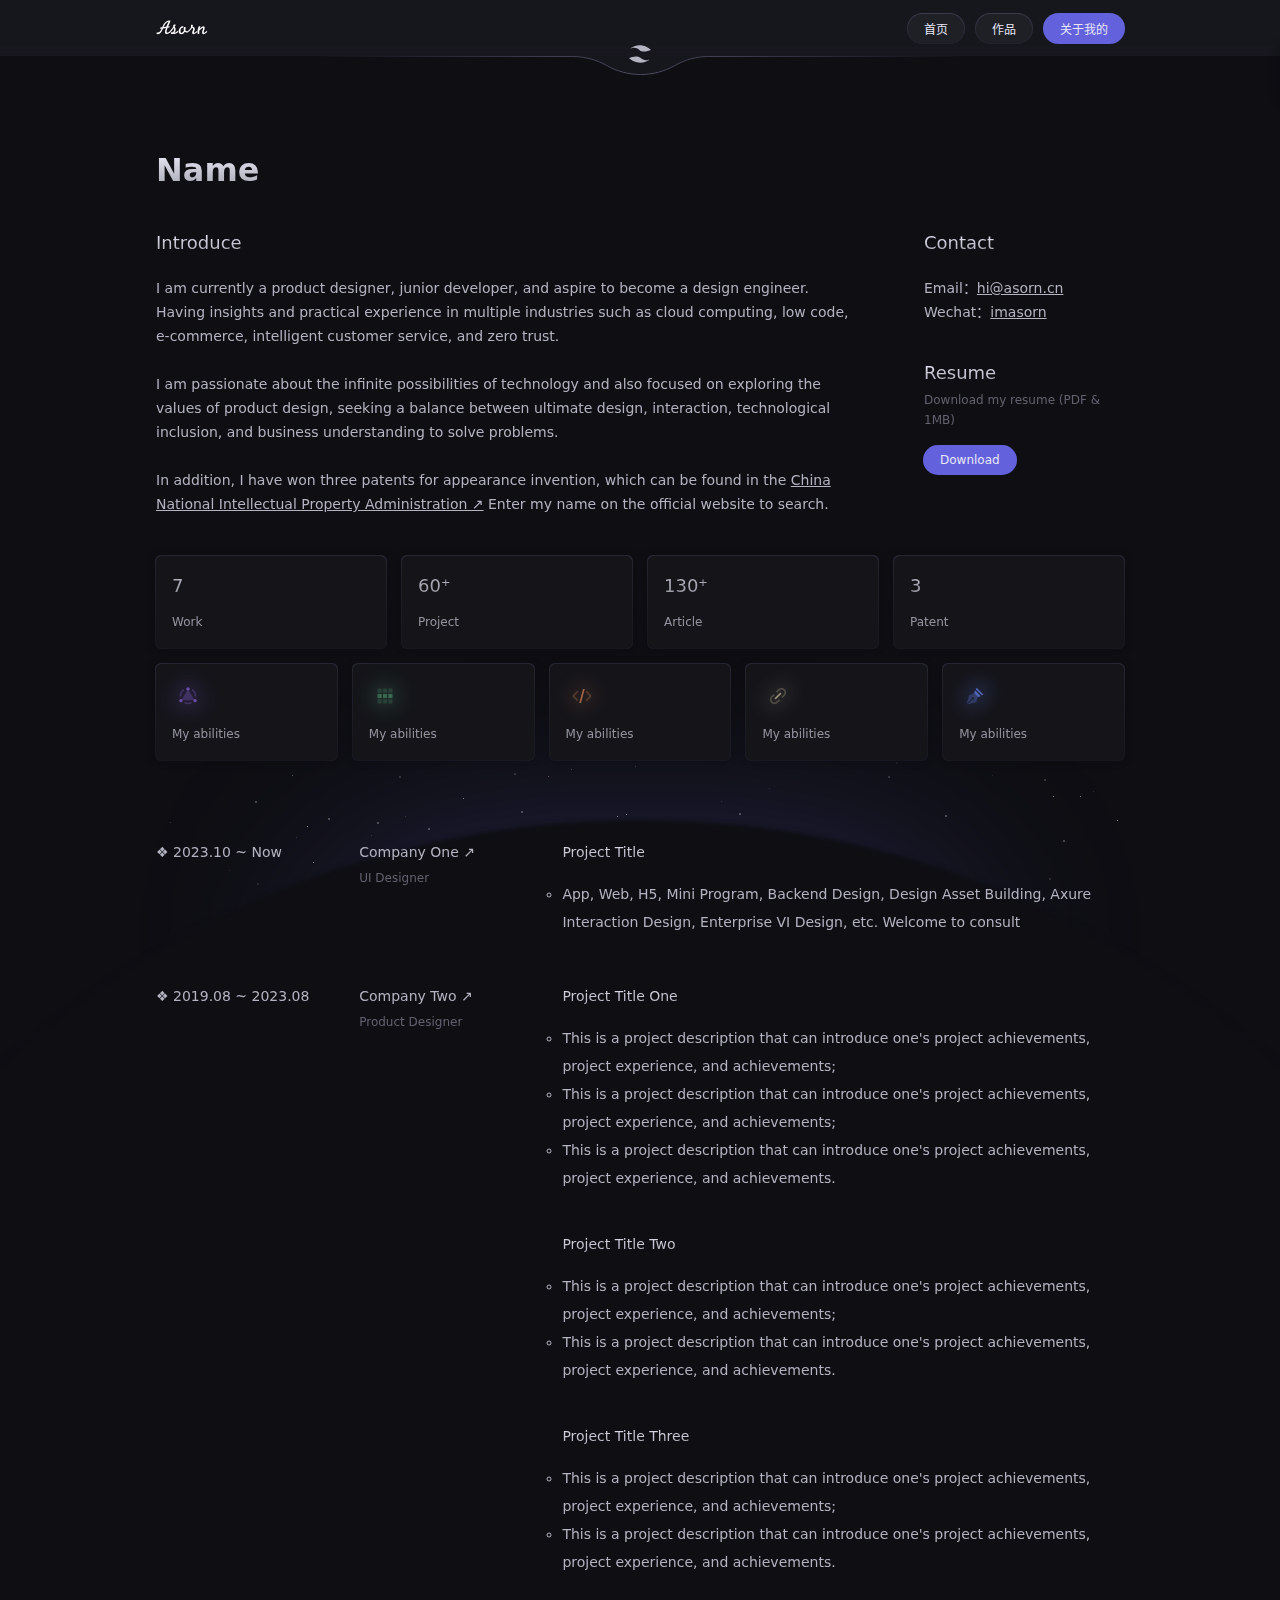
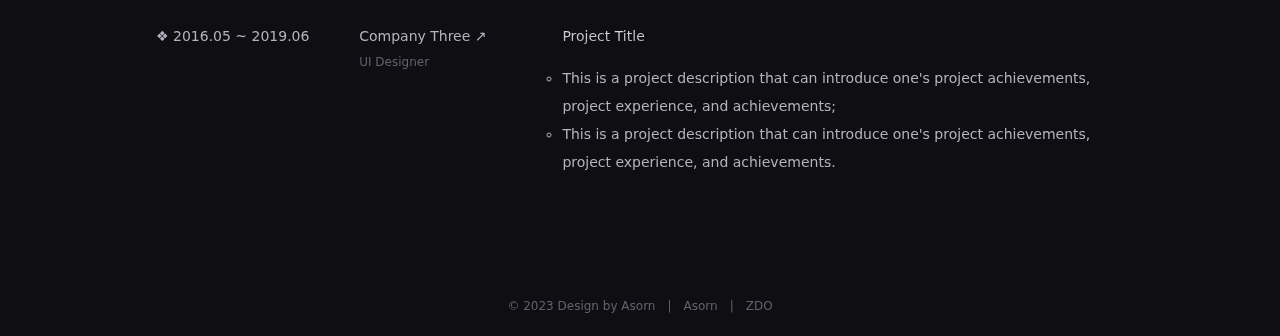
<file: about.html>
<!DOCTYPE html>
<html lang="zh-CN" style="color-scheme: dark;">
<head>
    <meta charset="UTF-8">
    <meta name="viewport" content="width=device-width, initial-scale=1.0">
    <title>Asorn - About Me</title>
    <link rel="stylesheet" href="./css/style.min.css">
    <link rel="shortcut icon" href="./assets/public/favicon.svg"/>
</head>
<body>
    <canvas class="fireworks"></canvas>
    <div class="head">
        <div class="main">
            <a href="./index.html" class="logo"><img src="./assets/public/logo_text.svg"></a>
            <div class="menu">
                <li class="magical btn " onclick="window.location.href='./index.html'">首页</li>
                <li class="magical btn" onclick="window.location.href='./work.html'">作品</li>
                <li class="magical btn nav" onclick="window.location.href='./about.html'">关于我的</li>
            </div>
            <div class="menu" id="menu-expand">
                <li class="magical btn skin" id="menu-expand-child"><i class="icon menu-icon"></i></li>
            </div>
            <div id="menu-panel">
                <div class="menu-panel-content">
                    <li class="magical btn" onclick="window.location.href='./index.html'">首页</li>
                    <li class="magical btn" onclick="window.location.href='./work.html'">作品</li>
                    <li class="magical btn nav" onclick="window.location.href='./about.html'">关于我的</li>
                </div>
            </div>
        </div>
        <blockquote><img src="./assets/public/logo.svg"></blockquote>
    </div>
    <div class="about">
        <div class="about-top">
            <div class="about-name">Name</div>
            <div class="about-info">
                <div class="about-info-left">
                    <div class="about-info-title">Introduce</div>
                    <div class="introduce-desc">
                        I am currently a product designer, junior developer, and aspire to become a design engineer. Having insights and practical experience in multiple industries such as cloud computing, low code, e-commerce, intelligent customer service, and zero trust.<br><br>
                        I am passionate about the infinite possibilities of technology and also focused on exploring the values of product design, seeking a balance between ultimate design, interaction, technological inclusion, and business understanding to solve problems.<br><br>
                        In addition, I have won three patents for appearance invention, which can be found in the <a href="http://epub.cnipa.gov.cn/" target="_blank">China National Intellectual Property Administration ↗</a> Enter my name on the official website to search.
                    </div>
                </div>
                <div class="about-info-right">
                    <div class="contact">
                        <div class="about-info-title">Contact</div>
                        <div class="contact-desc">
                            <div class="list">
                                <div class="list-label">Email：</div>
                                <div href="javascript:" class="list-value" id="email" tabindex="0" role="button"  title="点击复制邮箱">
                                    <a id="emailCopied">hi@asorn.cn</a>
                                </div>
                                <span class="list-value copied">copied&nbsp;✓</span>
                            </div>
                            <div class="list">
                                <div class="list-label">Wechat：</div>
                                <div class="list-value">
                                    <a class="tooltip">imasorn
                                        <div class="tooltip-box">
                                            <img src="./assets/about/wechat.png">
                                        </div>
                                    </a>
                                </div>
                            </div>
                        </div>
                    </div>
                    <div class="resume">
                        <div class="about-info-title resume-title">Resume</div>
                        <div class="resume-desc">
                            <div class="resume-desc-helptext">Download my resume (PDF & 1MB)</div>
                            <div class="magical resume-btn"><a href="https://asorn.cn/" target="_blank">Download</a></div>
                        </div>
                    </div>
                </div>
            </div>
        </div>
        <div class="about-middle">
            <div class="power">
                <div class="list-00">
                    <div class="magical power-card-number">
                        <a>
                            <div class="card-title">7</div>
                            <div class="card-text">Work</div>
                        </a>
                    </div>
                    <div class="magical power-card-number">
                        <a>
                            <div class="card-title">60⁺</div>
                            <div class="card-text">Project</div>
                        </a>
                    </div>
                    <div class="magical power-card-number">
                        <a>
                            <div class="card-title">130⁺</div>
                            <div class="card-text">Article</div>
                        </a>
                    </div>
                    <div class="magical power-card-number">
                        <a>
                            <div class="card-title">3</div>
                            <div class="card-text">Patent</div>
                        </a>
                    </div>
                </div>
                <div class="list-01">
                    <div class="magical power-card">
                        <a>
                            <div class="card-img" style="background-image: url('./assets/about/abstract.svg')"></div>
                            <div class="card-text">My abilities</div>
                        </a>
                    </div>
                    <div class="magical power-card">
                        <a>
                            <div class="card-img" style="background-image: url('./assets/about/menu.svg')"></div>
                            <div class="card-text">My abilities</div>
                        </a>
                    </div>
                    <div class="magical power-card">
                        <a>
                            <div class="card-img" style="background-image: url('./assets/about/code.svg')"></div>
                            <div class="card-text">My abilities</div>
                        </a>
                    </div>
                    <div class="magical power-card">
                        <a>
                            <div class="card-img" style="background-image: url('./assets/about/pin.svg')"></div>
                            <div class="card-text">My abilities</div>
                        </a>
                    </div>
                    <div class="magical power-card">
                        <a>
                            <div class="card-img" style="background-image: url('./assets/about/pen.svg')"></div>
                            <div class="card-text">My abilities</div>
                        </a>
                    </div>
                </div>
            </div>
        </div>
        <div class="about-bottom">
            <div class="experience">
                <div class="item">
                    <div class="time">❖ 2023.10 ~ Now</div>
                    <div class="name">
                        <div class="company"><a href="https://asorn.cn/" target="_blank">Company One ↗</a></div>
                        <div class="job">UI Designer</div>
                    </div>
                    <div class="project-experience">
                        <div class="item">
                            <div class="title">Project Title</div>
                            <div class="desc">
                                <ul>
                                    <li>App, Web, H5, Mini Program, Backend Design, Design Asset Building, Axure Interaction Design, Enterprise VI Design, etc. Welcome to consult</li>
                                </ul>
                            </div>
                        </div>
                    </div>
                </div>
                <div class="item">
                    <div class="time">❖ 2019.08 ~ 2023.08</div>
                    <div class="name">
                        <div class="company"><a href="https://asorn.cn/" target="_blank">Company Two ↗</a></div>
                        <div class="job">Product Designer</div>
                    </div>
                    <div class="project-experience">
                        <div class="item">
                            <div class="title">Project Title One</div>
                            <div class="desc">
                                <ul>
                                    <li>This is a project description that can introduce one's project achievements, project experience, and achievements;</li>
                                    <li>This is a project description that can introduce one's project achievements, project experience, and achievements;</li>
                                    <li>This is a project description that can introduce one's project achievements, project experience, and achievements.</li>
                                </ul>
                            </div>
                        </div>
                        <div class="item">
                            <div class="title">Project Title Two</div>
                            <div class="desc">
                                <ul>
                                    <li>This is a project description that can introduce one's project achievements, project experience, and achievements;</li>
                                    <li>This is a project description that can introduce one's project achievements, project experience, and achievements.</li>
                                </ul>
                            </div>
                        </div>
                        <div class="item">
                            <div class="title">Project Title Three</div>
                            <div class="desc">
                                <ul>
                                    <li>This is a project description that can introduce one's project achievements, project experience, and achievements;</li>
                                    <li>This is a project description that can introduce one's project achievements, project experience, and achievements.</li>
                                </ul>
                            </div>
                        </div>
                    </div>
                </div>
                <div class="item">
                    <div class="time">❖ 2016.05 ~ 2019.06</div>
                    <div class="name">
                        <div class="company"><a href="https://asorn.cn/" target="_blank">Company Three ↗</a></div>
                        <div class="job">UI Designer</div>
                    </div>
                    <div class="project-experience">
                        <div class="item">
                            <div class="title">Project Title</div>
                            <div class="desc">
                                <ul>
                                    <li>This is a project description that can introduce one's project achievements, project experience, and achievements;</li>
                                    <li>This is a project description that can introduce one's project achievements, project experience, and achievements.</li>
                                </ul>
                            </div>
                        </div>
                    </div>
                </div>
            </div>
        </div>
    </div>
    <div class="footer">
        <div class="copyright">
            <div>© 2023 Design by <a href="https://asorn.cn/" target="_blank">Asorn</a></div>
            <span>|</span>
            <div class="fillings">
                <a href="https://asorn.cn/" target="_blank">Asorn</a>
            </div>
            <span>|</span>
            <div class="friends">
                <a href="https://zdo.fun/" target="_blank">ZDO</a>
            </div>
        </div>
    </div>
    <div class="widget">
        <div class="shape-light"></div>
        <div class="shape-star">
            <div class="rising-stars rising-stars-visible">
                <div style="height:1px;width:1px"></div>
                <div style="height:2px;width:2px"></div>
                <div style="height:1px;width:1px"></div>
            </div>
        </div>
        <div class="shape-earth"></div>
    </div>
</body>
<script src="./js/main.min.js"></script>
<script src='./js/anime.js'></script>
<script src='./js/firework.js'></script>
</html>
</file>
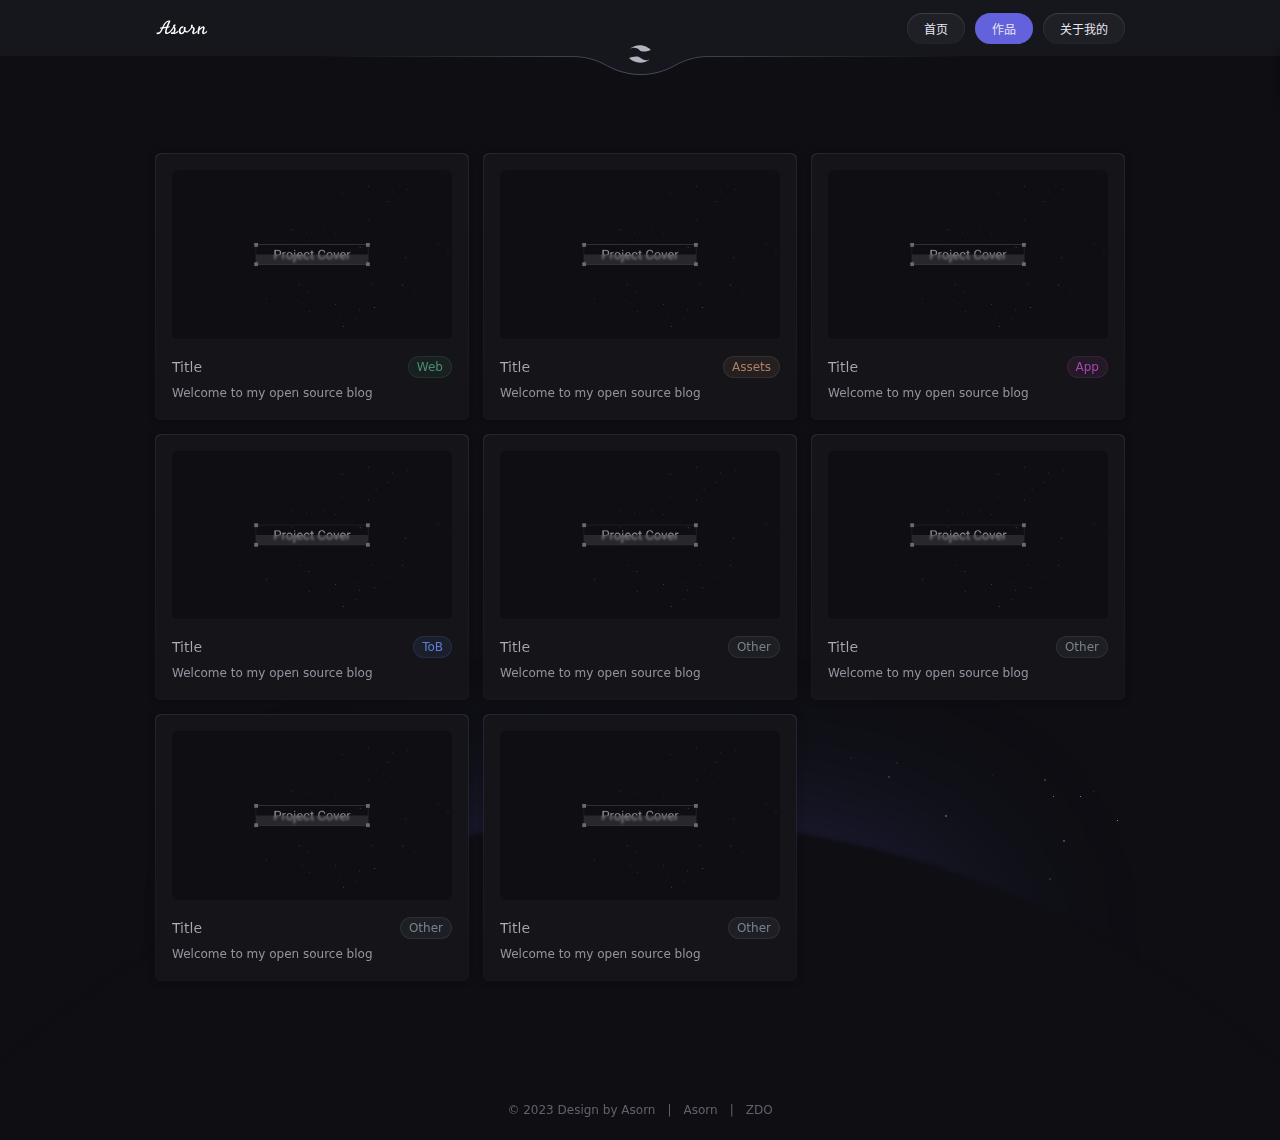
<file: work.html>
<!DOCTYPE html>
<html lang="zh-CN" style="color-scheme: dark;">
<head>
    <meta charset="UTF-8">
    <meta name="viewport" content="width=device-width, initial-scale=1.0">
    <title>Asorn - My Work</title>
    <link rel="stylesheet" href="./css/style.min.css">
    <link rel="shortcut icon" href="./assets/public/favicon.svg"/>
</head>
<body>
    <canvas class="fireworks"></canvas>
    <div class="head">
        <div class="main">
            <a href="./index.html" class="logo"><img src="./assets/public/logo_text.svg"></a>
            <div class="menu">
                <li class="magical btn" onclick="window.location.href='./index.html'">首页</li>
                <li class="magical btn nav" onclick="window.location.href='./work.html'">作品</li>
                <li class="magical btn" onclick="window.location.href='./about.html'">关于我的</li>
            </div>
            <div class="menu" id="menu-expand">
                <li class="magical btn skin" id="menu-expand-child"><i class="icon menu-icon"></i></li>
            </div>
            <div id="menu-panel">
                <div class="menu-panel-content">
                    <li class="magical btn" onclick="window.location.href='./index.html'">首页</li>
                    <li class="magical btn nav" onclick="window.location.href='./work.html'">作品</li>
                    <li class="magical btn" onclick="window.location.href='./about.html'">关于我的</li>
                </div>
            </div>
        </div>
        <blockquote><img src="./assets/public/logo.svg"></blockquote>
    </div>
        <div class="work">
            <div class="card-list">
                <div class="magical item">
                    <a href="https://asorn.cn/" target="_blank">
                        <div class="dark"><img class="cover" src="./assets/work/empty.png"></div>
                        <div class="text">
                            <div class="title-area">
                                <div class="title">
                                    <div class="name">Title</div>
                                    <div class="name link"> ↗</div>
                                </div>
                                <div class="tag tag-web">Web</div>
                            </div>
                            <div class="desc">Welcome to my open source blog</div>
                        </div>
                    </a>
                </div>
                <div class="magical item">
                    <a href="https://asorn.cn/" target="_blank">
                        <div class="dark"><img class="cover" src="./assets/work/empty.png"></div>
                        <div class="text">
                            <div class="title-area">
                                <div class="title">
                                    <div class="name">Title</div>
                                    <div class="name link"> ↗</div>
                                </div>
                                <div class="tag tag-assets">Assets</div>
                            </div>
                            <div class="desc">Welcome to my open source blog</div>
                        </div>
                    </a>
                </div>
                <div class="magical item">
                    <a href="https://asorn.cn/" target="_blank">
                        <div class="dark"><img class="cover" src="./assets/work/empty.png"></div>
                        <div class="text">
                            <div class="title-area">
                                <div class="title">
                                    <div class="name">Title</div>
                                    <div class="name link"> ↗</div>
                                </div>
                                <div class="tag tag-app">App</div>
                            </div>
                            <div class="desc">Welcome to my open source blog</div>
                        </div>
                    </a>
                </div>
                <div class="magical item">
                    <a href="https://asorn.cn/" target="_blank">
                        <div class="dark"><img class="cover" src="./assets/work/empty.png"></div>
                        <div class="text">
                            <div class="title-area">
                                <div class="title">
                                    <div class="name">Title</div>
                                    <div class="name link"> ↗</div>
                                </div>
                                <div class="tag tag-2b">ToB</div>
                            </div>
                            <div class="desc">Welcome to my open source blog</div>
                        </div>
                    </a>
                </div>
                <div class="magical item">
                    <a href="https://asorn.cn/" target="_blank">
                        <div class="dark"><img class="cover" src="./assets/work/empty.png"></div>
                        <div class="text">
                            <div class="title-area">
                                <div class="title">
                                    <div class="name">Title</div>
                                    <div class="name link"> ↗</div>
                                </div>
                                <div class="tag tag-other">Other</div>
                            </div>
                            <div class="desc">Welcome to my open source blog</div>
                        </div>
                    </a>
                </div>
                <div class="magical item">
                    <a href="https://asorn.cn/" target="_blank">
                        <div class="dark"><img class="cover" src="./assets/work/empty.png"></div>
                        <div class="text">
                            <div class="title-area">
                                <div class="title">
                                    <div class="name">Title</div>
                                    <div class="name link"> ↗</div>
                                </div>
                                <div class="tag tag-other">Other</div>
                            </div>
                            <div class="desc">Welcome to my open source blog</div>
                        </div>
                    </a>
                </div>
                <div class="magical item">
                    <a href="https://asorn.cn/" target="_blank">
                        <div class="dark"><img class="cover" src="./assets/work/empty.png"></div>
                        <div class="text">
                            <div class="title-area">
                                <div class="title">
                                    <div class="name">Title</div>
                                    <div class="name link"> ↗</div>
                                </div>
                                <div class="tag tag-other">Other</div>
                            </div>
                            <div class="desc">Welcome to my open source blog</div>
                        </div>
                    </a>
                </div>
                <div class="magical item">
                    <a href="https://asorn.cn/" target="_blank">
                        <div class="dark"><img class="cover" src="./assets/work/empty.png"></div>
                        <div class="text">
                            <div class="title-area">
                                <div class="title">
                                    <div class="name">Title</div>
                                    <div class="name link"> ↗</div>
                                </div>
                                <div class="tag tag-other">Other</div>
                            </div>
                            <div class="desc">Welcome to my open source blog</div>
                        </div>
                    </a>
                </div>
            </div>
        </div>
        <div class="footer">
            <div class="copyright">
                <div>© 2023 Design by <a href="https://asorn.cn/" target="_blank">Asorn</a></div>
                <span>|</span>
                <div class="fillings">
                    <a href="https://asorn.cn/" target="_blank">Asorn</a>
                </div>
                <span>|</span>
                <div class="friends">
                    <a href="https://zdo.fun/" target="_blank">ZDO</a>
                </div>
            </div>
        </div>
        <div class="widget">
            <div class="shape-light"></div>
            <div class="shape-star">
                <div class="rising-stars rising-stars-visible">
                    <div style="height:1px;width:1px"></div>
                    <div style="height:2px;width:2px"></div>
                    <div style="height:1px;width:1px"></div>
                </div>
            </div>
            <div class="shape-earth"></div>
        </div>
</body>
<script>
    window.addEventListener("mousemove", function (e) {
        document.querySelectorAll(".magical").forEach(element => {
            const rect = element.getBoundingClientRect();
            const offsetX = e.clientX - rect.left;
            const offsetY = e.clientY - rect.top;
            element.style.setProperty("--mouse-x", `${offsetX}px`);
            element.style.setProperty("--mouse-y", `${offsetY}px`);
        });
    });
</script>
<script src="./js/main.min.js"></script>
<script src='./js/anime.js'></script>
<script src='./js/firework.js'></script>
</html>
</file>
<file: css/style.min.css>
@media screen and (max-width: 768px){.about-info{flex-direction:column}.list-00,.list-01{grid-template-columns:1fr 1fr !important}.about-bottom .experience .item{grid-template-columns:none !important;grid-template-rows:1fr !important}.blog-left{display:none}.menu{display:none !important}#menu-expand{display:block !important}.hello::after{width:320px !important;height:320px !important}.copyright span,.fillings,.friends{display:none !important}}@media screen and (min-width: 769px){#menu-panel{left:100vw !important}}*{border:0;margin:0;padding:0;box-sizing:border-box;list-style:none;font-size:12px;text-decoration:unset}body{background-color:#0E0E13;color:#E8E8F6;font-family:Roboto, system-ui, -apple-system, "Segoe UI", "Helvetica Neue", Arial, "Liberation Sans", sans-serif, "Apple Color Emoji", "Segoe UI Emoji", "Segoe UI Symbol", "Noto Color Emoji";-webkit-font-smoothing:antialiased;overflow-x:hidden}.fireworks{position:fixed;top:0;left:0;width:100%;height:100%;display:block;z-index:-999}.icon{font-size:0}.icon.dark::before{content:url(../assets/public/skin_light.svg)}.icon.menu-icon::before{content:url(../assets/public/menu_icon.svg)}.magical{--circle-size:600px;--inset:1px;--border:6px;position:relative;display:flex;align-items:center;justify-content:center;border-radius:var(--border);background-color:#0E0E13}.magical::before,.magical::after{content:'';position:absolute;width:calc(100% + var(--inset)*2);height:calc(100% + var(--inset)*2);border-radius:var(--border);inset:calc(0 - var(--inset))}.magical::before{background:radial-gradient(var(--circle-size) circle at var(--mouse-x) var(--mouse-y), rgba(255,255,255,0.3), transparent 40%);z-index:-1}.magical::after{background:linear-gradient(180deg, rgba(78,78,100,0.48) 0%, rgba(78,78,100,0.2) 100%);z-index:-2}.magical .show{width:100%;height:100%;position:absolute;border-radius:var(--border);opacity:0;pointer-events:none;background:radial-gradient(var(--circle-size) circle at var(--mouse-x) var(--mouse-y), rgba(255,255,255,0.01), transparent 40%)}.btn{--border:9999px;background-image:radial-gradient(var(--circle-size) circle at var(--mouse-x) var(--mouse-y), rgba(255,255,255,0.06), transparent 40%)}.btn::before{background:radial-gradient(var(--circle-size) circle at var(--mouse-x) var(--mouse-y), rgba(255,255,255,0.4), transparent 40%)}.btn::after{background:linear-gradient(180deg, rgba(78,78,100,0.68) 0%, rgba(78,78,100,0.2) 100%)}.head{position:fixed;padding:0 40px;width:100%;--height:56px;height:var(--height);display:flex;justify-content:center;align-items:center;--mw:968px;background:rgba(25,25,32,0.8);backdrop-filter:blur(4px);flex-direction:column;z-index:100}.head .main{width:100%;display:flex;justify-content:space-between;align-items:center;max-width:var(--mw)}.head .logo{height:20px}.head #menu-expand{display:none}.head #menu-expand.active{pointer-events:none}.head #menu-expand.active+#menu-panel{left:40px}.head #menu-expand>.menu-icon{transition:transform .5s}.head #menu-expand .active #menu-expand>.menu-icon{transform:rotate(45deg)}@keyframes goOut{0%{left:40px}100%{left:100vw}}.head .menu{display:flex;gap:12px}.head .menu li{--circle-size:100px;border-radius:9999px;padding:6px 16px;cursor:pointer;background-color:#1F1F26;transition:.3s background ease-in-out}.head .menu li.nav,.head .menu li.nav::before{background-color:#6361DC}.head .menu .skin{width:14px;padding:6px 13px}.head #menu-panel{width:calc(100vw - 80px);position:absolute;top:44px;left:100vw;padding:16px 24px;background:rgba(25,25,32,0.96);backdrop-filter:blur(4px);border-radius:6px;box-shadow:0px 0px 8px 0px rgba(10,10,14,0.4);z-index:101}.head #menu-panel .menu-panel-content{display:flex;flex-direction:row;flex-wrap:wrap;justify-content:flex-end;gap:16px}.head #menu-panel .menu-panel-content li{--circle-size:100px;border-radius:9999px;padding:6px 16px;cursor:pointer;background-color:#1F1F26;transition:.3s background ease-in-out}.head #menu-panel .menu-panel-content li.nav,.head #menu-panel .menu-panel-content li.nav::before{background-color:#6361DC}.head blockquote{position:absolute;inset:calc(20px + var(--height)) 0 0;font-size:0;width:100%;display:flex;align-items:flex-end;justify-content:center}.head blockquote::after{content:'';position:absolute;bottom:0;left:0;right:0;height:20px;background:url("../assets/public/head_bottom_line.svg") no-repeat center top;z-index:-1}.head blockquote img{margin-bottom:10px;animation:rotate 6s linear infinite}@keyframes rotate{0%{transform:rotate(0deg)}100%{transform:rotate(360deg)}}.footer{padding:60px 40px 20px 40px;font-size:12px;line-height:20px;color:#62616F}.footer .copyright{display:flex;justify-content:center;align-items:center;--mw:968px;gap:12px}.footer .copyright .main{width:100%;display:flex;justify-content:space-between;align-items:center;max-width:var(--mw)}.footer .copyright a{transition:color .15s ease-in;color:#62616F}.footer .copyright a:hover{color:#6361DC}.footer .copyright .friends{display:flex;justify-content:center;align-items:center;--mw:968px;gap:8px}.footer .copyright .friends .main{width:100%;display:flex;justify-content:space-between;align-items:center;max-width:var(--mw)}.widget{display:flex;justify-content:center;align-items:center;--mw:968px}.widget .main{width:100%;display:flex;justify-content:space-between;align-items:center;max-width:var(--mw)}.widget .shape-light{z-index:-99;position:fixed;bottom:-180px;width:600px;height:200px;border-radius:9999px;background:rgba(99,97,220,0.4);filter:blur(100px)}.widget .shape-star{position:fixed;z-index:-98;bottom:0;height:150px;width:var(--mw);-webkit-mask-image:linear-gradient(180deg, rgba(217,217,217,0) 0%, rgba(217,217,217,0.8) 25%, #d9d9d9 50%, rgba(217,217,217,0.8) 75%, rgba(217,217,217,0) 100%);mask-image:linear-gradient(180deg, rgba(217,217,217,0) 0%, rgba(217,217,217,0.8) 25%, #d9d9d9 50%, rgba(217,217,217,0.8) 75%, rgba(217,217,217,0) 100%);-webkit-mask-size:cover;mask-size:cover}@keyframes risingStarsAnination{0%{transform:translateZ(0) translateY(0)}to{transform:translateZ(0) translateY(-2000px)}}.widget .shape-star .rising-stars{opacity:.7;pointer-events:none}.widget .shape-star .rising-stars div{background:transparent;border-radius:50%}.widget .shape-star .rising-stars div:nth-child(1){animation-duration:100s !important;box-shadow:136px 13273px #fff,347px 1735px #fff,813px 1674px #fff,1949px 440px #fff,1440px 41px #fff,437px 1122px #fff,406px 430px #fff,1014px 25px #fff,1330px 1616px #fff,1636px 1496px #fff,1358px 800px #fff,48px 857px #fff,900px 1821px #fff,906px 1975px #fff,832px 163px #fff,1911px 1480px #fff,576px 523px #fff,783px 1435px #fff,738px 1712px #fff,1822px 193px #fff,1168px 1172px #fff,480px 687px #fff,798px 337px #fff,1747px 824px #fff,1296px 1690px #fff,1277px 1786px #fff,1941px 1271px #fff,1925px 784px #fff,400px 1302px #fff,112px 882px #fff,1008px 1624px #fff,55px 1604px #fff,1143px 1555px #fff,1354px 1344px #fff,1687px 601px #fff,651px 617px #fff,984px 1737px #fff,505px 1689px #fff,634px 1460px #fff,770px 827px #fff,315px 833px #fff,192px 1677px #fff,1324px 580px #fff,1862px 1217px #fff,157px 1255px #fff,1265px 1949px #fff,259px 482px #fff,1925px 39px #fff,1823px 1401px #fff,172px 1227px #fff,1120px 662px #fff,621px 681px #fff,959px 1389px #fff,370px 367px #fff,1629px 754px #fff,117px 756px #fff,415px 19px #fff,1158px 1227px #fff,36px 322px #fff,315px 1172px #fff,1156px 1010px #fff,758px 828px #fff,1576px 1585px #fff,725px 1487px #fff,1987px 1199px #fff,832px 827px #fff,1162px 92px #fff,103px 1868px #fff,588px 198px #fff,695px 984px #fff,1256px 1513px #fff,29px 924px #fff,1991px 1022px #fff,317px 932px #fff,114px 1610px #fff,1073px 1420px #fff,1161px 1045px #fff,684px 312px #fff,250px 419px #fff,151px 76px #fff,1228px 400px #fff,1381px 202px #fff,1210px 207px #fff,951px 1633px #fff,1585px 1768px #fff,1187px 1462px #fff,231px 1455px #fff,1457px 1778px #fff,1604px 75px #fff,1952px 1575px #fff,1870px 10px #fff,1240px 1824px #fff,591px 554px #fff,1696px 112px #fff,1618px 662px #fff,860px 1971px #fff,899px 1140px #fff,1334px 285px #fff,1051px 732px #fff,267px 1737px #fff,1363px 965px #fff,1829px 1718px #fff,1966px 1063px #fff,979px 1908px #fff,1654px 1085px #fff,416px 1055px #fff,1758px 576px #fff,1604px 720px #fff,840px 143px #fff,852px 1385px #fff,411px 1808px #fff,992px 28px #fff,1461px 122px #fff,1110px 671px #fff,221px 1734px #fff,1886px 1139px #fff,1963px 1765px #fff,406px 456px #fff,461px 1710px #fff,524px 1305px #fff,905px 1265px #fff,731px 126px #fff,1748px 186px #fff,759px 1511px #fff,1502px 1174px #fff,163px 1326px #fff,1236px 416px #fff,963px 1543px #fff,509px 373px #fff,1965px 942px #fff,1621px 1614px #fff,211px 515px #fff,1064px 990px #fff,475px 715px #fff,1977px 366px #fff,1480px 1801px #fff,693px 701px #fff,944px 628px #fff,1870px 1324px #fff,1745px 442px #fff,753px 1087px #fff,1639px 620px #fff,1838px 1570px #fff,1945px 1028px #fff,1692px 1037px #fff,276px 440px #fff,668px 1787px #fff,440px 1541px #fff,1493px 199px #fff,1930px 1584px #fff,1856px 700px #fff,1161px 682px #fff,1671px 664px #fff,286px 1182px #fff,1933px 1388px #fff,743px 1367px #fff,849px 1823px #fff,136px 25px #fff,568px 102px #fff,659px 687px #fff,27px 211px #fff,1980px 602px #fff,383px 176px #fff,1124px 470px #fff,1143px 100px #fff,1744px 1751px #fff,689px 614px #fff,596px 1867px #fff,710px 883px #fff,637px 202px #fff,1372px 962px #fff,1595px 1650px #fff,1491px 1428px #fff,873px 235px #fff,1127px 582px #fff,700px 140px #fff,1470px 1395px #fff,1133px 1532px #fff,1736px 1749px #fff,1841px 228px #fff,529px 1790px #fff,1084px 1246px #fff,1365px 230px #fff,529px 304px #fff,528px 1689px #fff,1549px 1892px #fff,975px 1315px #fff,1924px 1909px #fff,423px 115px #fff,1198px 432px #fff,1081px 956px #fff,1890px 1360px #fff,872px 535px #fff,781px 630px #fff,1010px 197px #fff,651px 125px #fff,1569px 1159px #fff,233px 759px #fff,372px 139px #fff,742px 1233px #fff,302px 1514px #fff,1159px 879px #fff,1536px 213px #fff,1212px 49px #fff,897px 1653px #fff,1735px 765px #fff,1086px 410px #fff,609px 1933px #fff,127px 172px #fff,179px 1873px #fff,584px 299px #fff,861px 1050px #fff,400px 234px #fff,1401px 806px #fff,1086px 47px #fff,1735px 1844px #fff,1874px 1698px #fff,975px 720px #fff,164px 845px #fff,461px 66px #fff,894px 1102px #fff,151px 1968px #fff,258px 1303px #fff,366px 593px #fff,390px 1023px #fff,1296px 661px #fff,308px 285px #fff,554px 1926px #fff,1409px 527px #fff,1661px 316px #fff,101px 439px #fff,1051px 1323px #fff,1144px 1541px #fff,479px 16px #fff,1172px 911px #fff,1087px 1807px #fff,1699px 628px #fff,1859px 1056px #fff,571px 1977px #fff,137px 1578px #fff,906px 847px #fff,1071px 430px #fff,212px 323px #fff,353px 276px #fff,680px 316px #fff,1781px 1151px #fff,137px 1426px #fff,1270px 1679px #fff,696px 220px #fff,587px 184px #fff,704px 795px #fff,1646px 907px #fff,1546px 11px #fff,369px 1976px #fff,1199px 815px #fff,290px 913px #fff,159px 1921px #fff,955px 1406px #fff,748px 1132px #fff,1388px 1674px #fff,1390px 1925px #fff,961px 70px #fff,1015px 927px #fff,470px 64px #fff,1125px 684px #fff,615px 1839px #fff,1318px 1437px #fff,1338px 1130px #fff,295px 1857px #fff,1656px 1208px #fff,1550px 1250px #fff,595px 1523px #fff,943px 1812px #fff,976px 1048px #fff,175px 1883px #fff,641px 1066px #fff,1115px 758px #fff,1726px 1072px #fff,1403px 1085px #fff,1601px 935px #fff,221px 877px #fff,1318px 1484px #fff,1382px 1995px #fff,737px 1875px #fff,772px 1635px #fff,869px 1654px #fff,1179px 18px #fff,518px 695px #fff,691px 1963px #fff,1290px 1259px #fff,121px 1616px #fff,531px 1751px #fff,538px 968px #fff,1492px 1387px #fff,848px 1586px #fff,665px 1946px #fff,307px 984px #fff,593px 1790px #fff,282px 981px #fff,1383px 1886px #fff,1220px 1353px #fff,537px 1893px #fff,1228px 1085px #fff,1415px 532px #fff,660px 982px #fff,308px 1837px #fff,1644px 694px #fff,1137px 296px #fff,1010px 450px #fff,1405px 1366px #fff,1823px 1910px #fff,623px 1983px #fff,585px 716px #fff,1521px 888px #fff,334px 1235px #fff,989px 1957px #fff,1055px 1917px #fff,1012px 1921px #fff,502px 793px #fff,362px 394px #fff,437px 1451px #fff,49px 1224px #fff,1883px 326px #fff,235px 1679px #fff,355px 1148px #fff,204px 907px #fff,1405px 851px #fff,404px 986px #fff,126px 239px #fff,1311px 1960px #fff,1178px 804px #fff,692px 1467px #fff,523px 1043px #fff,259px 1128px #fff,940px 229px #fff,733px 590px #fff,845px 1397px #fff,64px 383px #fff,220px 1136px #fff,307px 48px #fff,1996px 1239px #fff,495px 322px #fff,1245px 1786px #fff,392px 26px #fff,1053px 835px #fff,68px 296px #fff,1165px 63px #fff,1992px 584px #fff,1947px 881px #fff,1012px 205px #fff,419px 1901px #fff,91px 667px #fff,558px 1692px #fff,129px 252px #fff,369px 428px #fff,241px 1865px #fff,289px 1345px #fff,1591px 1655px #fff,29px 585px #fff,489px 885px #fff,342px 307px #fff,589px 658px #fff,1069px 348px #fff,355px 690px #fff,1141px 483px #fff,299px 1211px #fff,217px 1040px #fff,266px 524px #fff,1151px 304px #fff,777px 1096px #fff,1166px 1726px #fff,1332px 819px #fff,986px 1727px #fff,87px 1949px #fff,1962px 83px #fff,133px 708px #fff,1603px 504px #fff,487px 1316px #fff,216px 863px #fff,877px 162px #fff,1234px 1181px #fff,1102px 1118px #fff,509px 475px #fff,621px 935px #fff,658px 589px #fff,665px 1606px #fff,878px 1542px #fff,864px 882px #fff,1070px 1310px #fff,1983px 1146px #fff,1673px 1885px #fff,1008px 351px #fff,1896px 494px #fff,1523px 1071px #fff,1424px 773px #fff,1077px 571px #fff,281px 602px #fff,19px 1135px #fff,852px 1826px #fff,1114px 1291px #fff,956px 257px #fff,1956px 1188px #fff,1779px 284px #fff,204px 613px #fff,1892px 1213px #fff,1787px 1914px #fff,1732px 695px #fff,1497px 375px #fff,1266px 1719px #fff,1668px 1242px #fff,931px 147px #fff,399px 1359px #fff,1626px 518px #fff,840px 1495px #fff,145px 926px #fff,924px 46px #fff,1907px 1649px #fff,953px 1435px #fff,1530px 373px #fff,320px 1346px #fff,1007px 581px #fff,897px 46px #fff,926px 1693px #fff,1187px 370px #fff,69px 939px #fff,64px 1548px #fff,66px 491px #fff,1871px 676px #fff,1240px 722px #fff,1223px 216px #fff,1743px 1566px #fff,1901px 1944px #fff,918px 583px #fff,285px 601px #fff,1303px 263px #fff,1156px 1288px #fff,1897px 61px #fff,463px 1533px #fff,98px 1153px #fff,1430px 1811px #fff,304px 651px #fff,722px 260px #fff,219px 1577px #fff,157px 112px #fff,1146px 1534px #fff,972px 230px #fff,529px 962px #fff,91px 947px #fff,410px 1245px #fff,1556px 586px #fff,591px 1038px #fff,1571px 892px #fff,236px 1129px #fff,976px 1915px #fff,903px 590px #fff,939px 521px #fff,697px 859px #fff,1192px 71px #fff,614px 366px #fff,1197px 1094px #fff,1433px 839px #fff,1689px 1700px #fff,1023px 1084px #fff,176px 1110px #fff,12px 830px #fff,1880px 1619px #fff,1914px 994px #fff,218px 987px #fff,1585px 517px #fff,1837px 502px #fff,1878px 1043px #fff,30px 837px #fff,1582px 1999px #fff,1698px 940px #fff,613px 266px #fff,1628px 29px #fff,1113px 180px #fff,239px 269px #fff,1903px 449px #fff,1788px 1095px #fff,51px 1761px #fff,421px 1073px #fff,353px 292px #fff,1612px 749px #fff,986px 601px #fff,450px 343px #fff,1386px 1341px #fff,204px 848px #fff,1527px 110px #fff,379px 1993px #fff,820px 1197px #fff,279px 1804px #fff,160px 1801px #fff,1475px 1135px #fff,1374px 1626px #fff,873px 1542px #fff,1637px 1435px #fff,470px 1761px #fff,628px 919px #fff,628px 574px #fff}.widget .shape-star .rising-stars div:nth-child(2){animation-duration:150s !important;box-shadow:1046px 2770px #fff,584px 202px #fff,195px 1038px #fff,84px 741px #fff,466px 961px #fff,192px 609px #fff,704px 571px #fff,1498px 1059px #fff,21px 1214px #fff,643px 408px #fff,848px 514px #fff,420px 1928px #fff,866px 698px #fff,1071px 119px #fff,1284px 570px #fff,907px 89px #fff,1990px 137px #fff,768px 1886px #fff,1602px 623px #fff,223px 255px #fff,1224px 1955px #fff,1216px 1001px #fff,817px 1781px #fff,1586px 684px #fff,221px 71px #fff,1885px 1713px #fff,1441px 15px #fff,1946px 1649px #fff,437px 1773px #fff,1831px 657px #fff,1230px 220px #fff,906px 1681px #fff,906px 184px #fff,1689px 859px #fff,1655px 564px #fff,1900px 1354px #fff,378px 1964px #fff,985px 1685px #fff,1357px 999px #fff,1518px 1502px #fff,1068px 338px #fff,920px 1753px #fff,1589px 1108px #fff,1212px 1920px #fff,199px 596px #fff,172px 67px #fff,1104px 797px #fff,682px 571px #fff,228px 1285px #fff,401px 751px #fff,558px 1703px #fff,1382px 736px #fff,463px 1746px #fff,579px 1384px #fff,208px 1771px #fff,290px 881px #fff,408px 1189px #fff,1024px 768px #fff,247px 282px #fff,1254px 1274px #fff,592px 1785px #fff,460px 914px #fff,275px 429px #fff,991px 93px #fff,1961px 429px #fff,998px 1797px #fff,1363px 1258px #fff,1387px 611px #fff,1850px 482px #fff,401px 482px #fff,899px 966px #fff,1424px 1844px #fff,1555px 1899px #fff,625px 506px #fff,41px 219px #fff,958px 1518px #fff,1894px 717px #fff,1207px 807px #fff,183px 614px #fff,1146px 467px #fff,349px 1521px #fff,587px 1330px #fff,940px 1640px #fff,1167px 1990px #fff,1728px 1870px #fff,88px 336px #fff,1326px 944px #fff,1103px 117px #fff,1531px 1508px #fff,588px 1497px #fff,1193px 1036px #fff,475px 345px #fff,775px 731px #fff,1189px 411px #fff,1657px 108px #fff,828px 1788px #fff,622px 357px #fff,1441px 1292px #fff,1332px 361px #fff,979px 376px #fff,504px 412px #fff,1470px 290px #fff,1422px 1637px #fff,911px 1694px #fff,1304px 1729px #fff,1378px 890px #fff,181px 1238px #fff,166px 1011px #fff,570px 823px #fff,1842px 771px #fff,1495px 189px #fff,324px 1077px #fff,850px 883px #fff,1718px 1273px #fff,1559px 215px #fff,425px 254px #fff,114px 1855px #fff,1425px 253px #fff,1327px 477px #fff,1644px 234px #fff,851px 1060px #fff,384px 1151px #fff,78px 433px #fff,269px 847px #fff,11px 1426px #fff,1583px 31px #fff,1067px 48px #fff,1532px 544px #fff,1418px 923px #fff,1609px 1733px #fff,96px 1597px #fff,1818px 421px #fff,1059px 181px #fff,156px 1830px #fff,1565px 11px #fff,989px 287px #fff,827px 459px #fff,1730px 1155px #fff,688px 939px #fff,694px 6px #fff,360px 1041px #fff,1230px 1560px #fff,1228px 1637px #fff,207px 460px #fff,1869px 627px #fff,69px 872px #fff,438px 154px #fff,217px 721px #fff,141px 678px #fff,606px 1622px #fff,1836px 1505px #fff,568px 1817px #fff,1692px 901px #fff,1726px 1257px #fff,272px 77px #fff,1327px 405px #fff,833px 628px #fff,974px 782px #fff,828px 1085px #fff,1516px 57px #fff,1432px 279px #fff,1308px 608px #fff,419px 1365px #fff,989px 1354px #fff,343px 557px #fff,1787px 1617px #fff,609px 281px #fff,397px 635px #fff,330px 1483px #fff,1039px 1891px #fff,623px 390px #fff,849px 1113px #fff,774px 1584px #fff,339px 1374px #fff,910px 294px #fff,348px 1997px #fff,961px 1571px #fff,108px 1103px #fff,761px 1908px #fff,1612px 1543px #fff,1978px 1013px #fff,1420px 170px #fff,250px 157px #fff,760px 804px #fff,503px 1240px #fff,913px 1425px #fff,694px 541px #fff,999px 1757px #fff,1792px 865px #fff,521px 1962px #fff,892px 1943px #fff,1266px 744px #fff,1315px 121px #fff,957px 1880px #fff,1387px 334px #fff,101px 132px #fff,760px 1557px #fff,1100px 112px #fff,879px 173px #fff,1712px 1707px #fff,888px 28px #fff,33px 1189px #fff,1316px 1591px #fff,254px 1751px #fff,494px 1485px #fff,1654px 782px #fff,1983px 693px #fff,754px 1919px #fff,1116px 85px #fff,1417px 634px #fff,343px 657px #fff,481px 1867px #fff,805px 1831px #fff,213px 1734px #fff,1305px 225px #fff,1158px 1852px #fff,1335px 1897px #fff,995px 514px #fff,1297px 1704px #fff,732px 25px #fff,1190px 1980px #fff,515px 1537px #fff,1675px 639px #fff,1693px 1862px #fff,417px 1885px #fff,1303px 1332px #fff,1422px 259px #fff,1176px 1403px #fff,1477px 980px #fff,1960px 461px #fff,99px 980px #fff,1139px 418px #fff,1357px 487px #fff,1009px 1329px #fff,293px 355px #fff,301px 464px #fff,222px 138px #fff,307px 265px #fff,989px 856px #fff,182px 1885px #fff,1064px 1909px #fff,885px 155px #fff,403px 166px #fff,1540px 1180px #fff,310px 1519px #fff,777px 496px #fff,664px 1389px #fff,1950px 758px #fff,63px 1412px #fff,1247px 1151px #fff,365px 60px #fff,1793px 502px #fff,533px 320px #fff,927px 766px #fff,206px 340px #fff,1261px 292px #fff,1908px 1564px #fff,99px 50px #fff,1693px 1858px #fff,641px 1034px #fff,1063px 453px #fff,1973px 163px #fff,712px 600px #fff,264px 1682px #fff,1686px 289px #fff,1305px 745px #fff,30px 349px #fff,649px 1772px #fff,1032px 141px #fff,204px 1345px #fff,46px 289px #fff,173px 466px #fff,1369px 1116px #fff,528px 196px #fff,1355px 1117px #fff,1344px 1192px #fff,220px 304px #fff,1816px 1984px #fff,1903px 683px #fff,389px 934px #fff,79px 1352px #fff,1317px 1295px #fff,1169px 1389px #fff,1061px 914px #fff,1777px 1736px #fff,1859px 286px #fff,1479px 569px #fff,930px 1613px #fff,1892px 682px #fff,867px 1193px #fff,40px 1606px #fff,624px 1860px #fff,1829px 1897px #fff,1891px 1944px #fff,1633px 1642px #fff,71px 627px #fff,1334px 1548px #fff,1461px 1437px #fff,220px 547px #fff,334px 907px #fff,1512px 34px #fff,789px 64px #fff,190px 1169px #fff,358px 22px #fff,438px 115px #fff,1576px 248px #fff,117px 836px #fff,957px 1773px #fff,213px 1553px #fff,1211px 1094px #fff,1768px 1569px #fff,541px 725px #fff,1027px 1196px #fff,996px 677px #fff,1406px 1504px #fff,707px 1457px #fff,1704px 445px #fff,1403px 1557px #fff,1743px 223px #fff,1866px 1923px #fff,1137px 762px #fff,1566px 1760px #fff,1289px 1717px #fff,1397px 634px #fff,1286px 516px #fff,1179px 1503px #fff,1143px 1306px #fff,489px 1107px #fff,1663px 145px #fff,1553px 1813px #fff,1611px 1558px #fff,969px 946px #fff,243px 25px #fff,518px 117px #fff,1510px 12px #fff,1461px 1296px #fff,453px 697px #fff,726px 1082px #fff,1727px 410px #fff,1242px 1258px #fff,1847px 1331px #fff,1746px 1023px #fff,972px 1887px #fff,704px 453px #fff,424px 993px #fff,1437px 797px #fff,1947px 235px #fff,916px 1060px #fff,1034px 1354px #fff,723px 1738px #fff,447px 1609px #fff,167px 780px #fff,462px 1224px #fff,704px 1676px #fff,1880px 495px #fff,665px 1497px #fff,773px 1221px #fff,471px 771px #fff,549px 221px #fff,846px 242px #fff,638px 300px #fff,75px 492px #fff,856px 1803px #fff,1605px 1288px #fff,740px 11px #fff,1009px 1229px #fff,650px 1734px #fff,565px 1651px #fff,1314px 949px #fff,852px 1135px #fff,1742px 360px #fff,512px 487px #fff,965px 1638px #fff,619px 1818px #fff,982px 838px #fff,36px 1269px #fff,14px 542px #fff,1913px 1614px #fff,1231px 1455px #fff,950px 1539px #fff,1599px 124px #fff,854px 661px #fff,45px 810px #fff,1098px 425px #fff,1088px 579px #fff,100px 673px #fff,1729px 1110px #fff,35px 507px #fff,435px 708px #fff,893px 127px #fff,953px 1523px #fff,1067px 1352px #fff,1806px 376px #fff,738px 1173px #fff,676px 1910px #fff,405px 805px #fff,1289px 1838px #fff,1794px 677px #fff,1727px 1763px #fff,729px 181px #fff,417px 1509px #fff,402px 867px #fff,1047px 1577px #fff,1748px 619px #fff,815px 156px #fff,1668px 13px #fff,285px 1014px #fff,499px 1355px #fff,384px 819px #fff,364px 1484px #fff,968px 534px #fff,1935px 1915px #fff,662px 870px #fff,1837px 1960px #fff,1063px 1369px #fff,388px 271px #fff,1406px 1113px #fff,1909px 897px #fff,506px 101px #fff,680px 1579px #fff,1908px 1476px #fff,1065px 1308px #fff,892px 1806px #fff,1303px 1738px #fff,1112px 935px #fff,1112px 354px #fff,799px 1222px #fff,1131px 1922px #fff,341px 1281px #fff,744px 298px #fff,1519px 698px #fff,934px 1143px #fff,989px 584px #fff,1250px 161px #fff,49px 1336px #fff,1154px 1944px #fff,260px 1720px #fff,243px 963px #fff,1336px 834px #fff,1373px 578px #fff,1624px 146px #fff,493px 141px #fff,991px 1986px #fff,715px 465px #fff,1380px 373px #fff,1134px 284px #fff,1469px 1534px #fff,1074px 1672px #fff,836px 1225px #fff,1115px 1213px #fff,500px 509px #fff,350px 817px #fff,1352px 1204px #fff,530px 786px #fff,53px 906px #fff,414px 601px #fff,977px 552px #fff,447px 196px #fff,67px 548px #fff,837px 399px #fff,1786px 792px #fff,1681px 1843px #fff,1695px 847px #fff,726px 768px #fff,667px 1145px #fff,382px 395px #fff,502px 1182px #fff,1930px 100px #fff,492px 1356px #fff,221px 977px #fff,998px 848px #fff,482px 531px #fff,497px 239px #fff,1795px 681px #fff,1721px 1218px #fff,521px 349px #fff,1573px 1747px #fff,294px 1103px #fff,39px 235px #fff,1502px 1754px #fff,1918px 1587px #fff,1448px 604px #fff,583px 62px #fff,790px 1923px #fff,510px 344px #fff,165px 1091px #fff,1474px 1639px #fff,1577px 1452px #fff,1017px 99px #fff,1547px 679px #fff,852px 1216px #fff,83px 1818px #fff,1240px 1423px #fff,1122px 1475px #fff,418px 230px #fff,1989px 1326px #fff,1828px 1633px #fff,1412px 373px #fff,685px 1113px #fff,1909px 1468px #fff;opacity:.5}.widget .shape-star .rising-stars div:nth-child(3){animation-duration:200s !important;box-shadow:1858px 10327px #fff,1161px 1700px #fff,271px 1050px #fff,1378px 1738px #fff,1479px 1467px #fff,1866px 1558px #fff,802px 12px #fff,1322px 341px #fff,1593px 1458px #fff,1500px 710px #fff,1933px 1717px #fff,487px 1255px #fff,1547px 240px #fff,1460px 931px #fff,1725px 1308px #fff,69px 335px #fff,802px 1969px #fff,1621px 1871px #fff,1553px 113px #fff,1166px 124px #fff,1987px 79px #fff,180px 1271px #fff,466px 765px #fff,129px 1528px #fff,73px 117px #fff,1836px 1944px #fff,335px 125px #fff,145px 364px #fff,1864px 1974px #fff,525px 559px #fff,865px 876px #fff,1097px 828px #fff,1544px 1001px #fff,1362px 411px #fff,1218px 312px #fff,185px 1270px #fff,1273px 493px #fff,1241px 1593px #fff,1410px 1164px #fff,398px 1009px #fff,1700px 570px #fff,1985px 937px #fff,706px 958px #fff,651px 1650px #fff,765px 1675px #fff,1557px 316px #fff,779px 1365px #fff,1150px 581px #fff,251px 1600px #fff,1244px 906px #fff,912px 1051px #fff,733px 1393px #fff,1081px 847px #fff,592px 420px #fff,1820px 736px #fff,912px 807px #fff,1925px 711px #fff,1862px 1277px #fff,985px 1024px #fff,162px 1318px #fff,1714px 559px #fff,1588px 1205px #fff,763px 955px #fff,1760px 1228px #fff,756px 1980px #fff,1119px 382px #fff,1887px 1961px #fff,1869px 798px #fff,1105px 800px #fff,1110px 1166px #fff,1669px 1354px #fff,1014px 128px #fff,290px 692px #fff,1666px 102px #fff,249px 559px #fff,1874px 1811px #fff,1998px 1676px #fff,1728px 1882px #fff,1730px 736px #fff,890px 426px #fff,1388px 1047px #fff,701px 374px #fff,1542px 1736px #fff,781px 163px #fff,791px 809px #fff,1649px 438px #fff,1094px 1475px #fff,241px 382px #fff,1632px 1472px #fff,62px 1676px #fff,1154px 909px #fff,501px 1121px #fff,886px 526px #fff,1587px 1752px #fff,1247px 131px #fff,1800px 242px #fff,590px 1059px #fff,837px 1819px #fff,281px 1355px #fff,161px 1898px #fff,1465px 371px #fff,1578px 823px #fff,877px 1360px #fff,276px 1713px #fff,296px 522px #fff,804px 173px #fff,1793px 617px #fff,1622px 1824px #fff,237px 1068px #fff,1933px 545px #fff,1543px 1870px #fff,884px 578px #fff,125px 250px #fff,986px 882px #fff,1400px 1211px #fff,570px 1508px #fff,1449px 115px #fff,726px 914px #fff,1499px 1532px #fff,1308px 968px #fff,1876px 630px #fff,843px 606px #fff,144px 1085px #fff,878px 1315px #fff,1779px 1571px #fff,1145px 1510px #fff,1368px 1857px #fff,852px 627px #fff,1680px 641px #fff,1652px 1798px #fff,1303px 1056px #fff,1391px 45px #fff,365px 972px #fff,1031px 1860px #fff,1806px 1213px #fff,1249px 233px #fff,1126px 1513px #fff,1921px 1055px #fff,1490px 1176px #fff,641px 1781px #fff,1640px 854px #fff,542px 1083px #fff,106px 679px #fff,1423px 857px #fff,1254px 781px #fff,1775px 950px #fff,681px 239px #fff,756px 478px #fff,1199px 973px #fff,346px 1704px #fff,421px 911px #fff,339px 1168px #fff,586px 1762px #fff,801px 274px #fff,1901px 1693px #fff,914px 1706px #fff,976px 1023px #fff,787px 802px #fff,1057px 1614px #fff,438px 173px #fff,56px 1526px #fff,258px 1960px #fff,1756px 4px #fff,434px 1702px #fff,1590px 1362px #fff,607px 1053px #fff,1510px 1225px #fff,683px 262px #fff,184px 1205px #fff,1579px 891px #fff,131px 1755px #fff,1929px 761px #fff,1867px 1152px #fff,1875px 280px #fff,271px 1683px #fff,671px 1224px #fff,1836px 1011px #fff,1323px 1211px #fff,1149px 1503px #fff,57px 1496px #fff,149px 647px #fff,1927px 142px #fff,381px 1755px #fff,265px 1660px #fff,322px 1161px #fff,946px 304px #fff,1616px 1035px #fff,1283px 1371px #fff,1232px 1532px #fff,1869px 387px #fff,1101px 1882px #fff,1428px 1762px #fff,1666px 620px #fff,444px 739px #fff,1525px 1091px #fff,1372px 1186px #fff,1733px 898px #fff,1076px 72px #fff,538px 1382px #fff,424px 1995px #fff,571px 526px #fff,412px 521px #fff,1372px 564px #fff,1358px 1203px #fff,1427px 689px #fff,1599px 1873px #fff,589px 384px #fff,855px 739px #fff,1431px 1233px #fff,983px 1877px #fff,1174px 1911px #fff,1194px 337px #fff,206px 865px #fff,621px 423px #fff,934px 1528px #fff,853px 1336px #fff,722px 1341px #fff,1806px 1361px #fff,1077px 281px #fff,1298px 79px #fff,258px 389px #fff,666px 560px #fff,1898px 1083px #fff,869px 1141px #fff,345px 1500px #fff,1025px 1327px #fff,1953px 302px #fff,1709px 773px #fff,1565px 467px #fff,1937px 55px #fff,435px 510px #fff,833px 271px #fff,711px 1105px #fff,121px 1869px #fff,1934px 948px #fff,175px 387px #fff,899px 1971px #fff,1784px 1443px #fff,1080px 1296px #fff,1733px 1938px #fff,677px 949px #fff,998px 1514px #fff,455px 1734px #fff,318px 574px #fff,140px 84px #fff,1555px 1854px #fff,1244px 471px #fff,874px 1216px #fff,1590px 358px #fff,1251px 1027px #fff,855px 1210px #fff,540px 1026px #fff,1035px 1680px #fff,814px 1264px #fff,1852px 974px #fff,757px 1443px #fff,836px 22px #fff,1477px 1364px #fff,92px 1002px #fff,114px 1147px #fff,748px 1621px #fff,1293px 1083px #fff,1222px 40px #fff,1870px 210px #fff,943px 1762px #fff,340px 785px #fff,916px 1916px #fff,1993px 1791px #fff,1811px 556px #fff,1839px 1073px #fff,1193px 331px #fff,613px 35px #fff,1858px 1384px #fff,1730px 1678px #fff,1379px 787px #fff,1312px 73px #fff,231px 1475px #fff,903px 939px #fff,1037px 801px #fff,853px 631px #fff,1256px 861px #fff,1329px 685px #fff,1078px 115px #fff,229px 876px #fff,667px 1493px #fff,418px 674px #fff,558px 1881px #fff,1745px 633px #fff,1677px 676px #fff,1407px 616px #fff,1874px 67px #fff,276px 1509px #fff,1757px 543px #fff,280px 249px #fff,1738px 609px #fff,1908px 23px #fff,1677px 580px #fff,32px 1763px #fff,32px 447px #fff,1702px 1504px #fff,1190px 1477px #fff,215px 82px #fff,327px 407px #fff,1559px 1114px #fff,933px 668px #fff,451px 621px #fff,1929px 846px #fff,32px 774px #fff,1956px 1642px #fff,1475px 1964px #fff,676px 1033px #fff,1810px 1514px #fff,1518px 1712px #fff,1436px 1851px #fff,523px 1439px #fff,374px 1219px #fff,609px 1850px #fff,1515px 1935px #fff,54px 775px #fff,1775px 1760px #fff,638px 1563px #fff,319px 560px #fff,1624px 180px #fff,156px 879px #fff,997px 296px #fff,1015px 1008px #fff,1003px 1273px #fff,1916px 585px #fff,729px 692px #fff,576px 742px #fff,346px 1712px #fff,1632px 1017px #fff,1820px 1786px #fff,529px 1067px #fff,1641px 1899px #fff,1034px 1776px #fff,936px 1016px #fff,1372px 1163px #fff,1877px 117px #fff,1400px 1800px #fff,855px 1426px #fff,1333px 1970px #fff,686px 628px #fff,1594px 1839px #fff,1025px 475px #fff,103px 738px #fff,1984px 632px #fff,1471px 1777px #fff,761px 1601px #fff,1892px 277px #fff,1134px 1234px #fff,1811px 198px #fff,87px 704px #fff,1651px 1976px #fff,52px 1767px #fff,704px 1337px #fff,802px 191px #fff,1558px 1521px #fff,561px 1204px #fff,693px 921px #fff,97px 1563px #fff,855px 1409px #fff,458px 250px #fff,144px 1721px #fff,1783px 863px #fff,1595px 691px #fff,345px 308px #fff,1528px 1854px #fff,989px 130px #fff,1325px 1593px #fff,206px 749px #fff,836px 1724px #fff,1278px 208px #fff,232px 829px #fff,199px 638px #fff,1519px 215px #fff,14px 69px #fff,1677px 1092px #fff,1894px 579px #fff,958px 408px #fff,105px 377px #fff,896px 1369px #fff,1793px 864px #fff,279px 987px #fff,1431px 636px #fff,1255px 1430px #fff,1169px 79px #fff,920px 227px #fff,1211px 721px #fff,535px 552px #fff,51px 332px #fff,933px 146px #fff,377px 1335px #fff,249px 63px #fff,1535px 535px #fff,457px 616px #fff,1722px 813px #fff,998px 1478px #fff,308px 1395px #fff,1860px 1153px #fff,146px 1334px #fff,1200px 1599px #fff,1758px 861px #fff,1676px 1494px #fff,344px 1423px #fff,1281px 1775px #fff,1617px 942px #fff,190px 660px #fff,1783px 399px #fff,1364px 1781px #fff,1439px 1725px #fff,146px 1650px #fff,1209px 656px #fff,1181px 938px #fff,1710px 72px #fff,1176px 757px #fff,219px 1728px #fff,1271px 353px #fff,471px 665px #fff,1212px 1531px #fff,1805px 1687px #fff,1225px 1591px #fff,107px 532px #fff,7px 1980px #fff,1366px 89px #fff,1276px 574px #fff,1200px 1144px #fff,1886px 924px #fff,665px 1543px #fff,1418px 55px #fff,1755px 1828px #fff,1626px 48px #fff,697px 1868px #fff,901px 1643px #fff,21px 1696px #fff,932px 1471px #fff,1468px 1972px #fff,1682px 1786px #fff,323px 332px #fff,1798px 1661px #fff,827px 1124px #fff,1790px 1828px #fff,1117px 219px #fff,364px 1082px #fff,808px 1877px #fff,1542px 1281px #fff,1929px 704px #fff,1867px 1408px #fff,1850px 1264px #fff,299px 199px #fff,413px 1414px #fff,117px 1574px #fff,1361px 61px #fff,746px 1194px #fff,1719px 1803px #fff,374px 155px #fff,140px 570px #fff,1797px 850px #fff,1540px 509px #fff,1278px 603px #fff,1520px 1385px #fff,805px 207px #fff,1977px 1386px #fff,1452px 1361px #fff,937px 38px #fff,1294px 1911px #fff,1898px 1002px #fff,657px 972px #fff,1050px 641px #fff,1072px 255px #fff,438px 638px #fff,261px 1056px #fff,620px 1078px #fff,558px 1957px #fff,1767px 1500px #fff,182px 565px #fff,565px 48px #fff,227px 504px #fff,1483px 371px #fff,693px 236px #fff,766px 317px #fff,1305px 669px #fff,885px 537px #fff,1935px 44px #fff,1391px 1152px #fff,220px 1369px #fff,654px 1800px #fff,1974px 264px #fff,1930px 959px #fff,1197px 1905px #fff,543px 1035px #fff,156px 1975px #fff,1828px 1156px #fff,319px 242px #fff,1657px 83px #fff,682px 879px #fff,1293px 1716px #fff,1561px 739px #fff,1365px 927px #fff,1753px 812px #fff;opacity:.3}.widget .shape-star .rising-stars-visible div{animation:risingStarsAnination linear infinite}.widget .shape-earth{position:fixed;z-index:-97;bottom:-1840px;width:1920px;height:1920px;border-radius:9999px;background:#0E0E13;filter:blur(2px)}.index{display:flex;justify-content:center;align-items:center;--mw:968px;flex-direction:column;justify-content:flex-start;padding:96px 40px 60px 40px;min-height:calc(100vh - 100px)}.index .main{width:100%;display:flex;justify-content:space-between;align-items:center;max-width:var(--mw)}.index .hello{display:flex;justify-content:center;align-items:center;--mw:968px;height:400px;width:100%;max-width:var(--mw);flex-direction:column}.index .hello .main{width:100%;display:flex;justify-content:space-between;align-items:center;max-width:var(--mw)}.index .hello .title{display:flex;justify-content:center;align-items:flex-start;gap:8px}.index .hello .title *{font-size:32px;font-weight:700}.index .hello .title .title-hi{font-size:32px;font-weight:700;background:linear-gradient(180deg, #E8E8F6 0%, rgba(232,232,246,0.72) 100%);background-clip:text;-webkit-background-clip:text;-webkit-text-fill-color:transparent}.index .hello .title .title-name{--bg:linear-gradient(90deg, #A29CD3 0%, #E8BFAC 100%);position:relative;background:var(--bg);background-clip:text;-webkit-background-clip:text;-webkit-text-fill-color:transparent}.index .hello .title .title-name:hover::after{content:'';position:absolute;inset:auto 0 0;width:100%;height:1px;background:var(--bg)}.index .hello .hello-desc{height:28px;color:#B3B3C1;font-size:14px;line-height:28px;font-weight:200;letter-spacing:1px;margin:24px 0 0 0}.index .hello::after{content:'';position:absolute;width:512px;height:512px;background-image:radial-gradient(circle at center, rgba(255,255,255,0.3) 1px, transparent 1px);background-size:8px 8px;mask-image:radial-gradient(at center, #fff, transparent 72%);-webkit-mask-image:radial-gradient(at center, #fff, transparent 72%);opacity:0.6;z-index:-1}.index .content-divider{display:flex;justify-content:center;align-items:center;--mw:968px;width:100%;max-width:var(--mw);height:1px;background-image:radial-gradient(circle at center, #4E4E64 1px, transparent 1px);background-size:6px 1px;background-repeat:repeat;mask-image:radial-gradient(at center, #fff, transparent 90%);-webkit-mask-image:radial-gradient(at center, #fff, transparent 90%)}.index .content-divider .main{width:100%;display:flex;justify-content:space-between;align-items:center;max-width:var(--mw)}.index .quickly-link{display:flex;justify-content:center;align-items:center;--mw:968px;flex-direction:column;padding-top:80px;width:100%;max-width:var(--mw)}.index .quickly-link .main{width:100%;display:flex;justify-content:space-between;align-items:center;max-width:var(--mw)}.index .quickly-link .title-hi{font-size:32px;font-weight:700;background:linear-gradient(180deg, #E8E8F6 0%, rgba(232,232,246,0.72) 100%);background-clip:text;-webkit-background-clip:text;-webkit-text-fill-color:transparent}.index .quickly-link .loader{margin:32px 0 48px 0;width:40px;height:8px;--c:#6361DC 90deg,#0E0E13 0;background:conic-gradient(from 135deg at top, var(--c)) 0 0,conic-gradient(from -45deg at bottom, var(--c)) 0 100%;background-size:calc(100%/4) 50%;background-repeat:repeat-x;animation:l12 2s infinite}@keyframes l12{60%,100%{background-position:calc(100%/3) 0,calc(100%/-3) 100%}}.index .quickly-link .link-card{display:flex;justify-content:center;align-items:center;--mw:968px;flex-direction:column;gap:16px;width:100%;max-width:var(--mw)}.index .quickly-link .link-card .main{width:100%;display:flex;justify-content:space-between;align-items:center;max-width:var(--mw)}.index .quickly-link .link-card .link-card-list{width:100%;max-width:var(--mw);display:grid;grid-template-columns:repeat(auto-fill, minmax(240px, 1fr));grid-gap:16px}.index .quickly-link .link-card .link-card-list .link-card-item{background-color:#141419;box-shadow:0px 0px 8px 0px rgba(10,10,14,0.4);--circle-size:400px}.index .quickly-link .link-card .link-card-list .link-card-item *{transition:opacity .4s}.index .quickly-link .link-card .link-card-list .link-card-item a{width:100%;display:flex;flex-direction:row;align-items:center;padding:16px;gap:12px}.index .quickly-link .link-card .link-card-list .link-card-item a:hover{color:#6361DC;transition:all .15s ease-in}.index .quickly-link .link-card .link-card-list .link-card-item a:hover .info,.index .quickly-link .link-card .link-card-list .link-card-item a:hover .icon-arrow,.index .quickly-link .link-card .link-card-list .link-card-item a:hover img{opacity:1}.index .quickly-link .link-card .link-card-list .link-card-item img{width:40px;opacity:.6}.index .quickly-link .link-card .link-card-list .link-card-item .info{width:100%;display:flex;flex-direction:column;align-items:flex-start;gap:4px;opacity:.8}.index .quickly-link .link-card .link-card-list .link-card-item .info .info-title{width:100%;font-size:14px;font-weight:500;line-height:24px;background:linear-gradient(180deg, #E8E8F6 0%, rgba(232,232,246,0.72) 100%);background-clip:text;-webkit-background-clip:text;-webkit-text-fill-color:transparent}.index .quickly-link .link-card .link-card-list .link-card-item .info .info-desc{width:100%;font-size:12px;font-weight:400;line-height:20px;color:#B3B3C1;opacity:0.4}.index .quickly-link .link-card .link-card-list .link-card-item .icon-arrow{width:14px;height:14px;opacity:0}.index .quickly-link .link-card .link-card-list1{width:100%;max-width:var(--mw);display:grid;grid-template-columns:repeat(auto-fill, minmax(240px, 1fr));grid-gap:16px}.index .quickly-link .link-card .link-card-list1 .link-card-item{background-color:#141419;box-shadow:0px 0px 8px 0px rgba(10,10,14,0.4);--circle-size:400px}.index .quickly-link .link-card .link-card-list1 .link-card-item *{transition:opacity .4s}.index .quickly-link .link-card .link-card-list1 .link-card-item a{width:100%;display:flex;flex-direction:row;align-items:center;padding:20px 24px;gap:12px}.index .quickly-link .link-card .link-card-list1 .link-card-item a:hover{color:#6361DC;transition:all .15s ease-in}.index .quickly-link .link-card .link-card-list1 .link-card-item a:hover .info,.index .quickly-link .link-card .link-card-list1 .link-card-item a:hover .icon-arrow,.index .quickly-link .link-card .link-card-list1 .link-card-item a:hover img{opacity:1}.index .quickly-link .link-card .link-card-list1 .link-card-item img{width:40px;opacity:.6}.index .quickly-link .link-card .link-card-list1 .link-card-item .info{width:100%;display:flex;flex-direction:column;align-items:flex-start;gap:4px;opacity:.8}.index .quickly-link .link-card .link-card-list1 .link-card-item .info .info-title{width:100%;font-size:14px;font-weight:500;line-height:24px;background:linear-gradient(180deg, #E8E8F6 0%, rgba(232,232,246,0.72) 100%);background-clip:text;-webkit-background-clip:text;-webkit-text-fill-color:transparent}.index .quickly-link .link-card .link-card-list1 .link-card-item .info .info-desc{width:100%;font-size:12px;font-weight:400;line-height:20px;color:#B3B3C1;opacity:0.6}.index .quickly-link .link-card .link-card-list1 .link-card-item .icon-arrow{width:14px;height:14px;opacity:0}.work{display:flex;justify-content:center;align-items:center;--mw:968px;padding:154px 40px 60px 40px;flex-direction:column;align-items:center;justify-content:flex-start;min-height:calc(100vh - 100px)}.work .main{width:100%;display:flex;justify-content:space-between;align-items:center;max-width:var(--mw)}.work .card-list{width:100%;max-width:var(--mw);display:grid;grid-template-columns:repeat(auto-fill, minmax(280px, 1fr));grid-gap:16px}.work .card-list .item{--circle-size:600px;border-radius:6px;background-color:#141419;box-shadow:0px 0px 8px 0px rgba(10,10,14,0.4);align-content:start;flex-wrap:wrap}.work .card-list .item a{display:flex;flex-direction:column;padding:16px;gap:16px}.work .card-list .item a .dark{position:relative;font-size:0}.work .card-list .item a .dark::after{content:"";position:absolute;width:100%;height:100%;left:0}.work .card-list .item a .dark .cover{width:100%;border-radius:6px;opacity:.9;transition:opacity .2s}.work .card-list .item a .text{display:flex;flex-direction:column;align-items:flex-start;gap:4px;word-wrap:break-word;opacity:.8;transition:opacity .2s}.work .card-list .item a .text .title-area{display:flex;width:100%;justify-content:space-between;align-items:center;gap:8px}.work .card-list .item a .text .title-area .title{display:flex;align-items:center;gap:4px}.work .card-list .item a .text .title-area .title .name{font-size:14px;line-height:24px;font-weight:500;background:linear-gradient(180deg, #E8E8F6 0%, rgba(232,232,246,0.72) 100%);background-clip:text;-webkit-background-clip:text;-webkit-text-fill-color:transparent}.work .card-list .item a .text .title-area .title .link{opacity:0;transition:opacity .2s}.work .card-list .item a .text .title-area .tag{font-size:12px;line-height:100%;font-weight:500;padding:4px 8px;border-radius:9999px}.work .card-list .item a .text .title-area .tag-web{color:#57AC84;background:rgba(87,172,132,0.1);border:1px solid rgba(87,172,132,0.16)}.work .card-list .item a .text .title-area .tag-assets{color:#D59A78;background:rgba(213,154,120,0.1);border:1px solid rgba(213,154,120,0.16)}.work .card-list .item a .text .title-area .tag-app{color:#cb55d2;background:rgba(203,85,210,0.1);border:1px solid rgba(203,85,210,0.16)}.work .card-list .item a .text .title-area .tag-2b{color:#6F98FF;background:rgba(111,152,255,0.1);border:1px solid rgba(111,152,255,0.16)}.work .card-list .item a .text .title-area .tag-other{color:#939EA9;background:rgba(147,158,169,0.1);border:1px solid rgba(147,158,169,0.16)}.work .card-list .item a .text .desc{width:100%;font-size:12px;line-height:20px;color:#B3B3C1}.work .card-list .item a:hover .cover,.work .card-list .item a:hover .text,.work .card-list .item a:hover .link{opacity:1 !important;transition:opacity .4s}.about{display:flex;justify-content:center;align-items:center;--mw:968px;flex-direction:column;padding:154px 40px 60px 40px}.about .main{width:100%;display:flex;justify-content:space-between;align-items:center;max-width:var(--mw)}.about .about-top{max-width:var(--mw);display:flex;flex-direction:column}.about .about-name{font-size:32px;line-height:100%;font-weight:700;margin-bottom:48px;background:linear-gradient(180deg, #E8E8F6 0%, rgba(232,232,246,0.72) 100%);background-clip:text;-webkit-background-clip:text;-webkit-text-fill-color:transparent}.about .about-info{display:flex;gap:72px}.about .about-info-title{font-size:18px;line-height:100%;font-weight:500;margin-bottom:24px;background:linear-gradient(180deg, #E8E8F6 0%, rgba(232,232,246,0.72) 100%);background-clip:text;-webkit-background-clip:text;-webkit-text-fill-color:transparent}.about .about-info-left{max-width:696px}.about .about-info-left .introduce-desc{font-size:14px;line-height:24px;color:#B3B3C1}.about .about-info-left .introduce-desc a{font-size:14px;line-height:24px;font-weight:500;text-decoration:underline;color:#B3B3C1;transition:color .15s ease-in}.about .about-info-left .introduce-desc a:hover{color:#6361DC}.about .about-info-right{display:flex;flex-direction:column;gap:40px;min-width:200px}.about .about-info-right .contact-desc{font-size:14px;line-height:24px;color:#B3B3C1}.about .about-info-right .contact-desc .list{display:flex;flex-direction:row}.about .about-info-right .contact-desc .list .list-label{font-size:14px;line-height:24px}.about .about-info-right .contact-desc .list .list-value a{font-size:14px;line-height:24px;color:#B3B3C1;transition:color .15s ease-in;text-decoration:underline;display:flex;align-items:center;gap:4px}.about .about-info-right .contact-desc .list .list-value a:hover{cursor:pointer;color:#6361DC}.about .about-info-right .contact-desc .list .copied{opacity:0;color:#15a675;transition:opacity .4s;margin-left:4px}.about .about-info-right .resume-title{margin-bottom:8px}.about .about-info-right .resume-desc{display:flex;flex-direction:column;align-items:flex-start}.about .about-info-right .resume-desc .resume-desc-helptext{font-size:12px;line-height:20px;color:#62616F;margin-bottom:16px}.about .about-info-right .resume-desc .resume-btn{--circle-size:100px;--border:9999px;border-radius:9999px;padding:4px 16px;cursor:pointer;background-color:#6361DC}.about .about-info-right .resume-desc .resume-btn::before{background-color:#6361DC}.about .about-info-right .resume-desc .resume-btn a{font-size:12px;line-height:20px;color:#E8E8F6;text-decoration:none}.about .about-middle{width:100%;max-width:var(--mw);display:flex;flex-direction:column;margin:40px 0 80px 0}.about .about-middle .power{display:flex;flex-direction:column;gap:16px}.about .about-middle .power .list-00{width:100%;display:grid;grid-template-columns:1fr 1fr 1fr 1fr;grid-gap:16px}.about .about-middle .power .list-01{width:100%;display:grid;grid-template-columns:1fr 1fr 1fr 1fr 1fr;grid-gap:16px}.about .about-middle .power .power-card{--circle-size:400px;background-color:#141419;box-shadow:0px 0px 8px 0px rgba(10,10,14,0.4)}.about .about-middle .power .power-card a{width:100%;display:flex;flex-direction:column;align-items:flex-start;gap:12px;padding:16px}.about .about-middle .power .power-card a .card-img{width:32px;height:32px;opacity:.8;transition:opacity .2s;display:flex;align-items:center;justify-content:center;background:no-repeat center}.about .about-middle .power .power-card a .card-img img{z-index:1}.about .about-middle .power .power-card a .card-img::after{content:'';position:absolute;width:32px;height:32px;filter:blur(10px);background:inherit;background-size:100%}.about .about-middle .power .power-card a:hover .card-img,.about .about-middle .power .power-card a:hover .card-text{opacity:1;transition:opacity .4s}.about .about-middle .power .power-card a .card-text{font-size:12px;line-height:20px;color:#B3B3C1;opacity:.8;transition:opacity .2s}.about .about-middle .power .power-card-number{--circle-size:400px;background-color:#141419;box-shadow:0px 0px 8px 0px rgba(10,10,14,0.4)}.about .about-middle .power .power-card-number a{width:100%;display:flex;flex-direction:column;align-items:flex-start;gap:12px;padding:16px}.about .about-middle .power .power-card-number a:hover .card-title,.about .about-middle .power .power-card-number a:hover .card-text{opacity:1;transition:opacity .4s}.about .about-middle .power .power-card-number a .card-title{font-size:18px;line-height:28px;font-weight:500;background:linear-gradient(180deg, #E8E8F6 0%, rgba(232,232,246,0.72) 100%);background-clip:text;-webkit-background-clip:text;-webkit-text-fill-color:transparent;opacity:.8;transition:opacity .2s}.about .about-middle .power .power-card-number a .card-text{font-size:12px;line-height:20px;color:#B3B3C1;opacity:.8;transition:opacity .2s}.about .about-bottom{width:100%;max-width:var(--mw);display:flex;flex-direction:column}.about .about-bottom .experience{width:100%;display:flex;flex-direction:column;gap:48px}.about .about-bottom .experience .item{display:grid;grid-template-columns:1fr 1fr 3fr;gap:16px}.about .about-bottom .experience .item .time{font-size:14px;line-height:24px;color:#B3B3C1}.about .about-bottom .experience .item .name{display:flex;flex-direction:column;gap:4px}.about .about-bottom .experience .item .name .company a{font-size:14px;line-height:24px;color:#B3B3C1;transition:color .15s ease-in}.about .about-bottom .experience .item .name .company a:hover{color:#6361DC}.about .about-bottom .experience .item .name .job{font-size:12px;line-height:20px;color:#62616F}.about .about-bottom .experience .item .project-experience{display:flex;flex-direction:column;gap:40px}.about .about-bottom .experience .item .project-experience .item{display:flex;flex-direction:column;gap:16px}.about .about-bottom .experience .item .project-experience .item .title{font-size:14px;line-height:24px;font-weight:500;background:linear-gradient(180deg, #E8E8F6 0%, rgba(232,232,246,0.72) 100%);background-clip:text;-webkit-background-clip:text;-webkit-text-fill-color:transparent}.about .about-bottom .experience .item .project-experience .item .desc{color:#B3B3C1}.about .about-bottom .experience .item .project-experience .item .desc li{font-size:14px;line-height:28px;list-style:circle}.tooltip{position:relative;display:inline-block}.tooltip .tooltip-box{width:160px;height:160px;visibility:hidden;background-color:#fff;text-align:center;border-radius:6px;padding:20px;box-shadow:0px 4px 24px rgba(10,10,14,0.12);position:absolute;right:0px;top:32px;z-index:9999;opacity:0;transition:opacity .4s}.tooltip .tooltip-box::after{content:" ";position:absolute;bottom:100%;right:10%;border-width:8px;border-style:solid;border-color:transparent transparent white transparent}.tooltip .tooltip-box img{width:120px;height:120px;border-radius:4px}.tooltip:hover .tooltip-box{visibility:visible;opacity:1}
</file>
